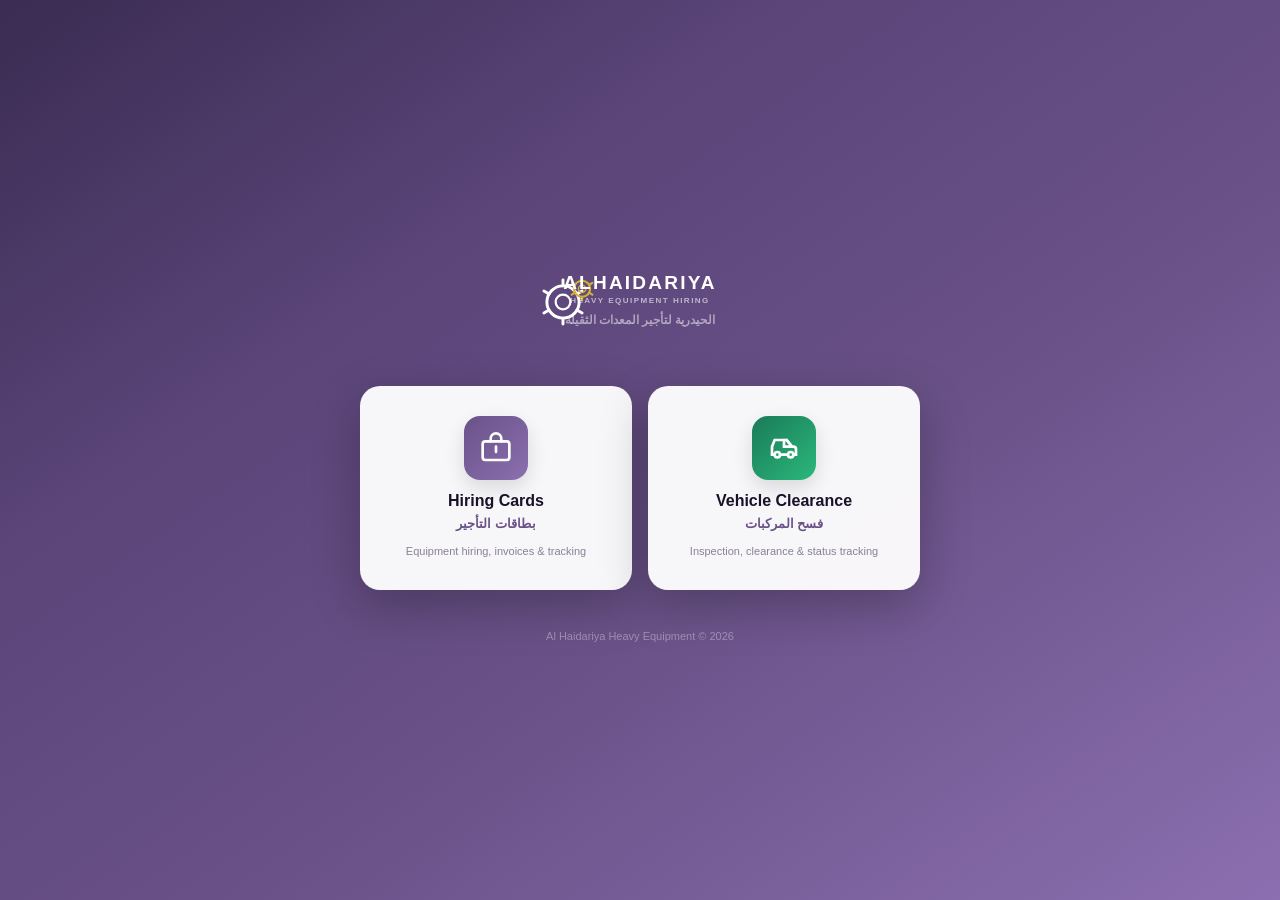
<file: index.html>
<!DOCTYPE html>
<html lang="en">
<head>
<meta charset="UTF-8">
<meta name="viewport" content="width=device-width, initial-scale=1.0">
<title>Al Haidariya — الحيدرية</title>
<style>
*{box-sizing:border-box;margin:0;padding:0}
body{font-family:Tahoma,Arial,sans-serif;background:linear-gradient(145deg,#3a2c52 0%,#5a4478 30%,#6A5288 60%,#8b6fb0 100%);min-height:100vh;display:flex;align-items:center;justify-content:center;padding:24px}
.portal{width:100%;max-width:560px;text-align:center}
.logo-wrap{margin-bottom:32px}
.logo-img{width:220px;max-width:80%;margin:0 auto}
.apps{display:grid;grid-template-columns:1fr 1fr;gap:16px;margin-top:36px}
@media(max-width:480px){.apps{grid-template-columns:1fr;gap:12px}}
.app-card{background:rgba(255,255,255,.95);border-radius:20px;padding:30px 20px;text-decoration:none;color:#2c2040;box-shadow:0 16px 48px rgba(0,0,0,.25);transition:all .25s;display:flex;flex-direction:column;align-items:center;gap:12px}
.app-card:hover{transform:translateY(-4px);box-shadow:0 24px 60px rgba(0,0,0,.35);background:#fff}
.app-card:active{transform:translateY(-1px)}
.app-icon{width:64px;height:64px;border-radius:16px;display:flex;align-items:center;justify-content:center;font-size:28px;box-shadow:0 8px 20px rgba(0,0,0,.12)}
.icon-hiring{background:linear-gradient(135deg,#6A5288,#8b6fb0);color:#fff}
.icon-clearance{background:linear-gradient(135deg,#1a7a5a,#2bb87a);color:#fff}
.app-name{font-size:16px;font-weight:800;color:#1a1229}
.app-name-ar{font-size:13px;font-weight:700;color:#6A5288;margin-top:-6px}
.app-desc{font-size:11px;color:#8a8098;line-height:1.5}
.footer{margin-top:40px;color:rgba(255,255,255,.35);font-size:11px}
</style>
</head>
<body>
<div class="portal">
  <div class="logo-wrap">
    <svg class="logo-img" viewBox="0 0 300 120" xmlns="http://www.w3.org/2000/svg">
      <g transform="translate(45,60)">
        <circle cx="0" cy="0" r="22" fill="none" stroke="#fff" stroke-width="4"/>
        <circle cx="0" cy="0" r="10" fill="none" stroke="#fff" stroke-width="3"/>
        <g stroke="#fff" stroke-width="4" stroke-linecap="round">
          <line x1="0" y1="-22" x2="0" y2="-30"/><line x1="19" y1="-11" x2="26" y2="-15"/>
          <line x1="19" y1="11" x2="26" y2="15"/><line x1="0" y1="22" x2="0" y2="30"/>
          <line x1="-19" y1="11" x2="-26" y2="15"/><line x1="-19" y1="-11" x2="-26" y2="-15"/>
        </g>
        <g transform="translate(26,-18)">
          <circle cx="0" cy="0" r="11" fill="none" stroke="#d4af37" stroke-width="3"/>
          <circle cx="0" cy="0" r="5" fill="none" stroke="#d4af37" stroke-width="2"/>
          <g stroke="#d4af37" stroke-width="3" stroke-linecap="round">
            <line x1="0" y1="-11" x2="0" y2="-16"/><line x1="10" y1="-5.5" x2="14" y2="-8"/>
            <line x1="10" y1="5.5" x2="14" y2="8"/><line x1="0" y1="11" x2="0" y2="16"/>
            <line x1="-10" y1="5.5" x2="-14" y2="8"/><line x1="-10" y1="-5.5" x2="-14" y2="-8"/>
          </g>
        </g>
      </g>
      <text x="150" y="42" text-anchor="middle" fill="#fff" font-family="Tahoma,Arial,sans-serif" font-size="26" font-weight="900" letter-spacing="3">ALHAIDARIYA</text>
      <text x="150" y="62" text-anchor="middle" fill="rgba(255,255,255,.6)" font-family="Tahoma,Arial,sans-serif" font-size="11" font-weight="700" letter-spacing="2">HEAVY EQUIPMENT HIRING</text>
      <text x="150" y="90" text-anchor="middle" fill="rgba(255,255,255,.5)" font-family="Tahoma,Arial,sans-serif" font-size="16" font-weight="700" direction="rtl">الحيدرية لتأجير المعدات الثقيلة</text>
    </svg>
  </div>

  <div class="apps">
    <a class="app-card" href="hiring.html">
      <div class="app-icon icon-hiring">
        <svg width="32" height="32" viewBox="0 0 24 24" fill="none" stroke="currentColor" stroke-width="2" stroke-linecap="round"><rect x="2" y="7" width="20" height="14" rx="2"/><path d="M16 7V5a4 4 0 0 0-8 0v2"/><line x1="12" y1="11" x2="12" y2="15"/></svg>
      </div>
      <div class="app-name">Hiring Cards</div>
      <div class="app-name-ar">بطاقات التأجير</div>
      <div class="app-desc">Equipment hiring, invoices &amp; tracking</div>
    </a>
    <a class="app-card" href="clearance.html">
      <div class="app-icon icon-clearance">
        <svg width="32" height="32" viewBox="0 0 24 24" fill="none" stroke="currentColor" stroke-width="2" stroke-linecap="round"><circle cx="7" cy="17" r="2"/><circle cx="17" cy="17" r="2"/><path d="M5 17H3v-6l2-5h9l4 5h1a2 2 0 0 1 2 2v4h-2m-4 0H9"/><path d="M14 6l4 5h-6V6"/></svg>
      </div>
      <div class="app-name">Vehicle Clearance</div>
      <div class="app-name-ar">فسح المركبات</div>
      <div class="app-desc">Inspection, clearance &amp; status tracking</div>
    </a>
  </div>

  <div class="footer">Al Haidariya Heavy Equipment &copy; 2026</div>
</div>
</body>
</html>
</file>
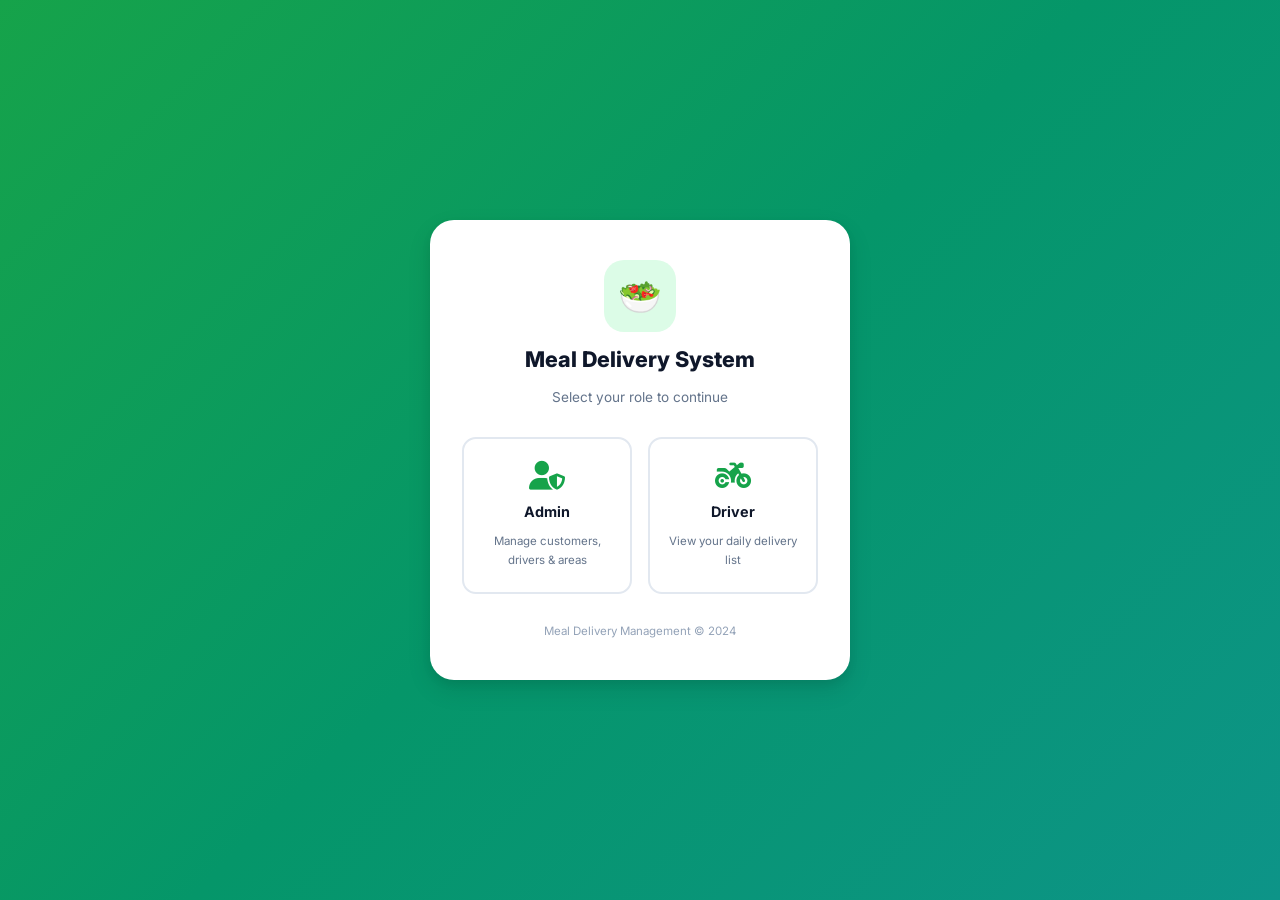
<file: delivery-app/index.html>
<!DOCTYPE html>
<html lang="en">
<head>
  <meta charset="UTF-8">
  <meta name="viewport" content="width=device-width, initial-scale=1.0">
  <title>Meal Delivery System</title>
  <link rel="stylesheet" href="style.css">
  <link rel="preconnect" href="https://fonts.googleapis.com">
  <link href="https://fonts.googleapis.com/css2?family=Inter:wght@400;500;600;700;800&display=swap" rel="stylesheet">
  <link rel="stylesheet" href="https://cdnjs.cloudflare.com/ajax/libs/font-awesome/6.5.0/css/all.min.css">
</head>
<body class="page-login">

  <div class="login-card">

    <div class="login-logo">
      <div class="login-logo-icon">🥗</div>
      <h1>Meal Delivery System</h1>
      <p>Select your role to continue</p>
    </div>

    <div class="role-cards" id="roleCards">
      <div class="role-card" id="adminCard" onclick="selectRole('admin')">
        <i class="fas fa-user-shield"></i>
        <h3>Admin</h3>
        <p>Manage customers, drivers & areas</p>
      </div>
      <div class="role-card" id="driverCard" onclick="selectRole('driver')">
        <i class="fas fa-motorcycle"></i>
        <h3>Driver</h3>
        <p>View your daily delivery list</p>
      </div>
    </div>

    <div id="adminLogin" class="login-form hidden">
      <h3><i class="fas fa-lock" style="color:var(--primary)"></i> Admin Login</h3>
      <div class="form-group">
        <label>Password</label>
        <input type="password" id="adminPassword" class="input-field" placeholder="Enter admin password"
               onkeydown="if(event.key==='Enter') loginAdmin()">
      </div>
      <button class="btn btn-primary btn-full btn-lg" onclick="loginAdmin()">
        <i class="fas fa-sign-in-alt"></i> Sign In
      </button>
      <button class="btn btn-ghost btn-full" onclick="backToRoles()">
        <i class="fas fa-arrow-left"></i> Back
      </button>
    </div>

    <div id="driverLogin" class="login-form hidden">
      <h3><i class="fas fa-user" style="color:var(--primary)"></i> Driver Login</h3>
      <div class="form-group">
        <label>Select Your Name</label>
        <select id="driverSelect" class="input-field">
          <option value="">-- Select driver --</option>
        </select>
      </div>
      <button class="btn btn-primary btn-full btn-lg" onclick="loginDriver()">
        <i class="fas fa-sign-in-alt"></i> Continue
      </button>
      <button class="btn btn-ghost btn-full" onclick="backToRoles()">
        <i class="fas fa-arrow-left"></i> Back
      </button>
    </div>

    <p id="loginError" class="error-msg hidden"></p>

    <p style="font-size:.72rem;color:var(--text-light);text-align:center">
      Meal Delivery Management &copy; 2024
    </p>
  </div>

  <div id="toast" class="toast"></div>

  <script src="app.js"></script>
  <script>
    (function() {
      const role = sessionStorage.getItem('role');
      if (role === 'admin')  location.href = 'admin.html';
      if (role === 'driver') location.href = 'driver.html';
    })();

    function selectRole(role) {
      document.getElementById('adminCard').classList.toggle('selected', role === 'admin');
      document.getElementById('driverCard').classList.toggle('selected', role === 'driver');
      document.getElementById('adminLogin').classList.toggle('hidden', role !== 'admin');
      document.getElementById('driverLogin').classList.toggle('hidden', role !== 'driver');
      document.getElementById('loginError').classList.add('hidden');
      if (role === 'driver') loadDriverOptions();
      if (role === 'admin')  setTimeout(() => document.getElementById('adminPassword').focus(), 60);
    }

    function backToRoles() {
      ['adminCard','driverCard'].forEach(id => document.getElementById(id).classList.remove('selected'));
      ['adminLogin','driverLogin','loginError'].forEach(id => document.getElementById(id).classList.add('hidden'));
    }

    function loadDriverOptions() {
      const drivers = DB.getDrivers();
      const sel = document.getElementById('driverSelect');
      sel.innerHTML = '<option value="">-- Select driver --</option>';
      if (!drivers.length) { sel.innerHTML = '<option value="">No drivers available — contact admin</option>'; return; }
      drivers.forEach(d => { sel.innerHTML += `<option value="${d.id}">${d.name}</option>`; });
    }

    function showError(msg) {
      const el = document.getElementById('loginError');
      el.textContent = msg;
      el.classList.remove('hidden');
    }

    function loginAdmin() {
      const pass = document.getElementById('adminPassword').value;
      if (!pass) { showError('Please enter the password.'); return; }
      if (pass === DB.getAdminPassword()) {
        sessionStorage.setItem('role', 'admin');
        location.href = 'admin.html';
      } else {
        showError('Incorrect password. Please try again.');
        document.getElementById('adminPassword').value = '';
        document.getElementById('adminPassword').focus();
      }
    }

    function loginDriver() {
      const id = document.getElementById('driverSelect').value;
      if (!id) { showError('Please select your name from the list.'); return; }
      sessionStorage.setItem('role', 'driver');
      sessionStorage.setItem('driverId', id);
      location.href = 'driver.html';
    }
  </script>
</body>
</html>
</file>
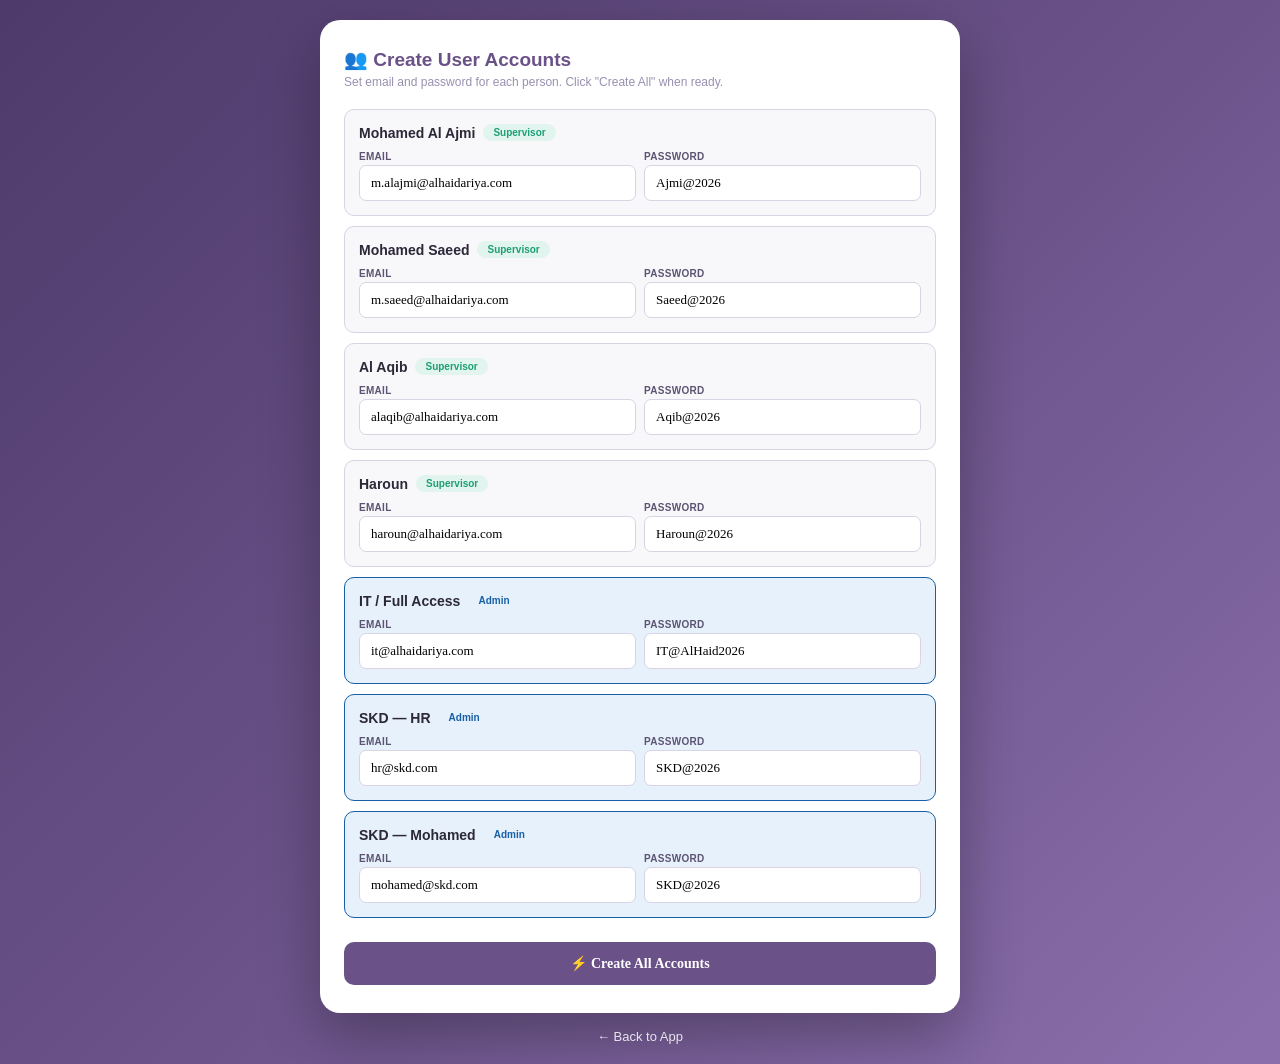
<file: create_users.html>
<!DOCTYPE html>
<html lang="en">
<head>
<meta charset="UTF-8">
<meta name="viewport" content="width=device-width, initial-scale=1.0">
<title>Al Haidariya — Create User Accounts</title>
<style>
*{box-sizing:border-box;margin:0;padding:0;}
body{font-family:Tahoma,sans-serif;background:linear-gradient(135deg,#4E3A6B,#6A5288,#8B6FAD);min-height:100vh;padding:20px;display:flex;justify-content:center;}
.wrap{width:100%;max-width:640px;}
.box{background:white;border-radius:20px;padding:28px 24px;margin-bottom:16px;box-shadow:0 24px 60px rgba(0,0,0,.3);}
h1{font-size:19px;color:#6A5288;margin-bottom:4px;}
.sub{font-size:12px;color:#9990B0;margin-bottom:20px;}
.user-row{border:1.5px solid #D8D4E4;border-radius:10px;padding:14px;margin-bottom:10px;background:#F8F7FA;}
.user-row.admin-row{border-color:#185FA5;background:#E6F1FB;}
.row-head{display:flex;align-items:center;gap:8px;margin-bottom:10px;}
.role-badge{font-size:10px;font-weight:bold;padding:3px 10px;border-radius:20px;}
.rb-sup{background:#E1F5EE;color:#1D9E75;}
.rb-admin{background:#E6F1FB;color:#185FA5;}
.fields{display:grid;grid-template-columns:1fr 1fr;gap:8px;}
@media(max-width:480px){.fields{grid-template-columns:1fr;}}
.fg{display:flex;flex-direction:column;gap:3px;}
label{font-size:10px;font-weight:bold;color:#5C5472;text-transform:uppercase;letter-spacing:.3px;}
input{padding:9px 11px;border:1.5px solid #D8D4E4;border-radius:7px;font-family:Tahoma;font-size:13px;outline:none;width:100%;}
input:focus{border-color:#6A5288;box-shadow:0 0 0 2px rgba(106,82,136,.12);}
.name-line{font-size:14px;font-weight:bold;color:#2C2838;}
.btn{padding:13px 20px;border:none;border-radius:10px;font-family:Tahoma;font-size:14px;font-weight:bold;cursor:pointer;width:100%;margin-top:4px;transition:all .2s;}
.btn-p{background:#6A5288;color:white;}
.btn-p:hover:not(:disabled){background:#4E3A6B;}
.btn-p:disabled{opacity:.5;cursor:not-allowed;}
.result-row{display:flex;justify-content:space-between;align-items:center;padding:10px 14px;border-radius:8px;margin-bottom:6px;font-size:13px;}
.r-ok{background:#E1F5EE;color:#167a5b;}
.r-err{background:#FCEBEB;color:#b03030;}
.r-wait{background:#F8F7FA;color:#9990B0;}
.creds-table{width:100%;border-collapse:collapse;font-size:12px;margin-top:12px;}
.creds-table th{background:#6A5288;color:white;padding:9px 12px;text-align:left;font-size:11px;}
.creds-table td{padding:9px 12px;border-bottom:1px solid #EEECF3;}
.creds-table tr:last-child td{border-bottom:none;}
.creds-table tr:nth-child(even) td{background:#F8F7FA;}
.print-btn{background:#EEECF3;color:#4E3A6B;border:none;border-radius:8px;padding:9px 16px;font-family:Tahoma;font-size:12px;font-weight:bold;cursor:pointer;margin-top:10px;}
.print-btn:hover{background:#D8D4E4;}
.back-link{display:block;text-align:center;color:white;font-size:13px;margin-top:10px;text-decoration:none;opacity:.85;}
.back-link:hover{opacity:1;}
</style>
</head>
<body>
<div class="wrap">
  <div class="box">
    <h1>👥 Create User Accounts</h1>
    <p class="sub">Set email and password for each person. Click "Create All" when ready.</p>

    <!-- Supervisors + IT rows -->
    <div id="usersForm">

      <div class="user-row">
        <div class="row-head">
          <span class="name-line">Mohamed Al Ajmi</span>
          <span class="role-badge rb-sup">Supervisor</span>
        </div>
        <div class="fields">
          <div class="fg"><label>Email</label><input type="email" id="e0" value="m.alajmi@alhaidariya.com"></div>
          <div class="fg"><label>Password</label><input type="text" id="p0" value="Ajmi@2026"></div>
        </div>
      </div>

      <div class="user-row">
        <div class="row-head">
          <span class="name-line">Mohamed Saeed</span>
          <span class="role-badge rb-sup">Supervisor</span>
        </div>
        <div class="fields">
          <div class="fg"><label>Email</label><input type="email" id="e1" value="m.saeed@alhaidariya.com"></div>
          <div class="fg"><label>Password</label><input type="text" id="p1" value="Saeed@2026"></div>
        </div>
      </div>

      <div class="user-row">
        <div class="row-head">
          <span class="name-line">Al Aqib</span>
          <span class="role-badge rb-sup">Supervisor</span>
        </div>
        <div class="fields">
          <div class="fg"><label>Email</label><input type="email" id="e2" value="alaqib@alhaidariya.com"></div>
          <div class="fg"><label>Password</label><input type="text" id="p2" value="Aqib@2026"></div>
        </div>
      </div>

      <div class="user-row">
        <div class="row-head">
          <span class="name-line">Haroun</span>
          <span class="role-badge rb-sup">Supervisor</span>
        </div>
        <div class="fields">
          <div class="fg"><label>Email</label><input type="email" id="e3" value="haroun@alhaidariya.com"></div>
          <div class="fg"><label>Password</label><input type="text" id="p3" value="Haroun@2026"></div>
        </div>
      </div>

      <div class="user-row admin-row">
        <div class="row-head">
          <span class="name-line">IT / Full Access</span>
          <span class="role-badge rb-admin">Admin</span>
        </div>
        <div class="fields">
          <div class="fg"><label>Email</label><input type="email" id="e4" value="it@alhaidariya.com"></div>
          <div class="fg"><label>Password</label><input type="text" id="p4" value="IT@AlHaid2026"></div>
        </div>
      </div>

      <div class="user-row admin-row">
        <div class="row-head">
          <span class="name-line">SKD — HR</span>
          <span class="role-badge rb-admin">Admin</span>
        </div>
        <div class="fields">
          <div class="fg"><label>Email</label><input type="email" id="e5" value="hr@skd.com"></div>
          <div class="fg"><label>Password</label><input type="text" id="p5" value="SKD@2026"></div>
        </div>
      </div>

      <div class="user-row admin-row">
        <div class="row-head">
          <span class="name-line">SKD — Mohamed</span>
          <span class="role-badge rb-admin">Admin</span>
        </div>
        <div class="fields">
          <div class="fg"><label>Email</label><input type="email" id="e6" value="mohamed@skd.com"></div>
          <div class="fg"><label>Password</label><input type="text" id="p6" value="SKD@2026"></div>
        </div>
      </div>

    </div>

    <button class="btn btn-p" id="createBtn" onclick="createAll()" style="margin-top:14px">
      ⚡ Create All Accounts
    </button>
  </div>

  <!-- Progress + results -->
  <div class="box" id="resultsBox" style="display:none">
    <h2 style="font-size:16px;color:#6A5288;margin-bottom:14px">📊 Results</h2>
    <div id="resultsList"></div>
  </div>

  <!-- Credentials table -->
  <div class="box" id="credsBox" style="display:none">
    <h2 style="font-size:16px;color:#6A5288;margin-bottom:4px">🔑 Login Credentials</h2>
    <p style="font-size:12px;color:#9990B0;margin-bottom:12px">Screenshot this and share with each person.</p>
    <table class="creds-table" id="credsTable">
      <thead><tr><th>Name</th><th>Role</th><th>Email</th><th>Password</th></tr></thead>
      <tbody id="credsTbody"></tbody>
    </table>
    <button class="print-btn" onclick="window.print()">🖨️ Print / Screenshot</button>
    <br><br>
    <a href="index.html" style="display:block;background:#6A5288;color:white;border-radius:10px;padding:13px;text-align:center;font-size:14px;font-weight:bold;text-decoration:none;">
      ✅ Done — Open the App
    </a>
  </div>

  <a class="back-link" href="index.html">← Back to App</a>
</div>

<script>
var SUPA_URL  = 'https://phyvnqcmasqzpnxabcwr.supabase.co';
var SUPA_ANON = 'sb_publishable_VIKiuYavPl_81tzk2xveOQ_9gK_kWMU';
var SUPA_SVC  = localStorage.getItem('clr_svc_key') || '';

var USERS = [
  {name:'Mohamed Al Ajmi', role:'supervisor', supName:'Mohamed Al Ajmi', ei:0},
  {name:'Mohamed Saeed',   role:'supervisor', supName:'Mohamed Saeed',   ei:1},
  {name:'Al Aqib',         role:'supervisor', supName:'Al Aqib',         ei:2},
  {name:'Haroun',          role:'supervisor', supName:'Haroun',          ei:3},
  {name:'IT / Full Access',role:'admin',      supName:null,              ei:4},
  {name:'SKD — HR',        role:'admin',      supName:null,              ei:5},
  {name:'SKD — Mohamed',   role:'admin',      supName:null,              ei:6}
];

function setResult(idx, state, msg){
  var el = document.getElementById('res'+idx);
  if(!el) return;
  el.className = 'result-row ' + (state==='ok'?'r-ok':state==='err'?'r-err':'r-wait');
  el.textContent = USERS[idx].name + ': ' + msg;
}

async function createAll(){
  var btn = document.getElementById('createBtn');
  btn.disabled = true;
  btn.textContent = 'Creating…';

  // Show results box
  var resList = document.getElementById('resultsList');
  resList.innerHTML = '';
  USERS.forEach(function(u,i){
    var div = document.createElement('div');
    div.className = 'result-row r-wait';
    div.id = 'res'+i;
    div.textContent = u.name + ': Waiting…';
    resList.appendChild(div);
  });
  document.getElementById('resultsBox').style.display = 'block';

  var credsRows = '';
  var allOk = true;

  for(var i=0;i<USERS.length;i++){
    var u = USERS[i];
    var email = document.getElementById('e'+u.ei).value.trim();
    var pass  = document.getElementById('p'+u.ei).value.trim();

    setResult(i, 'wait', 'Creating…');

    try {
      // Create auth user
      var authR = await fetch(SUPA_URL+'/auth/v1/admin/users',{
        method:'POST',
        headers:{
          'Authorization':'Bearer '+SUPA_SVC,
          'apikey':SUPA_SVC,
          'Content-Type':'application/json'
        },
        body:JSON.stringify({email:email,password:pass,email_confirm:true})
      });
      var authD = await authR.json();
      var userId = authD.id || (authD.user && authD.user.id);

      if(!userId){
        throw new Error(authD.msg || authD.error_description || JSON.stringify(authD));
      }

      // Create profile
      await fetch(SUPA_URL+'/rest/v1/user_profiles',{
        method:'POST',
        headers:{
          'Authorization':'Bearer '+SUPA_SVC,
          'apikey':SUPA_SVC,
          'Content-Type':'application/json',
          'Prefer':'resolution=merge-duplicates'
        },
        body:JSON.stringify({
          id:userId,
          full_name:u.name,
          role:u.role,
          supervisor_name:u.supName
        })
      });

      setResult(i, 'ok', '✓ Created');
      credsRows += '<tr><td><b>'+u.name+'</b></td><td>'+u.role+'</td><td>'+email+'</td><td><b>'+pass+'</b></td></tr>';

    } catch(e){
      setResult(i, 'err', '✗ ' + e.message);
      allOk = false;
      credsRows += '<tr><td><b>'+u.name+'</b></td><td>'+u.role+'</td><td>'+email+'</td><td style="color:#E24B4A">Error</td></tr>';
    }
  }

  // Show credentials table
  document.getElementById('credsTbody').innerHTML = credsRows;
  document.getElementById('credsBox').style.display = 'block';

  btn.textContent = allOk ? '✅ All Done!' : '⚠️ Some errors — scroll up';
  btn.disabled = false;

  // Scroll to creds
  document.getElementById('credsBox').scrollIntoView({behavior:'smooth'});
}
</script>

<style>
@media print {
  body{background:white !important;}
  .box{box-shadow:none !important;}
  #usersForm, #createBtn, .print-btn, .back-link, #resultsBox{display:none !important;}
}
</style>
</body>
</html>
</file>
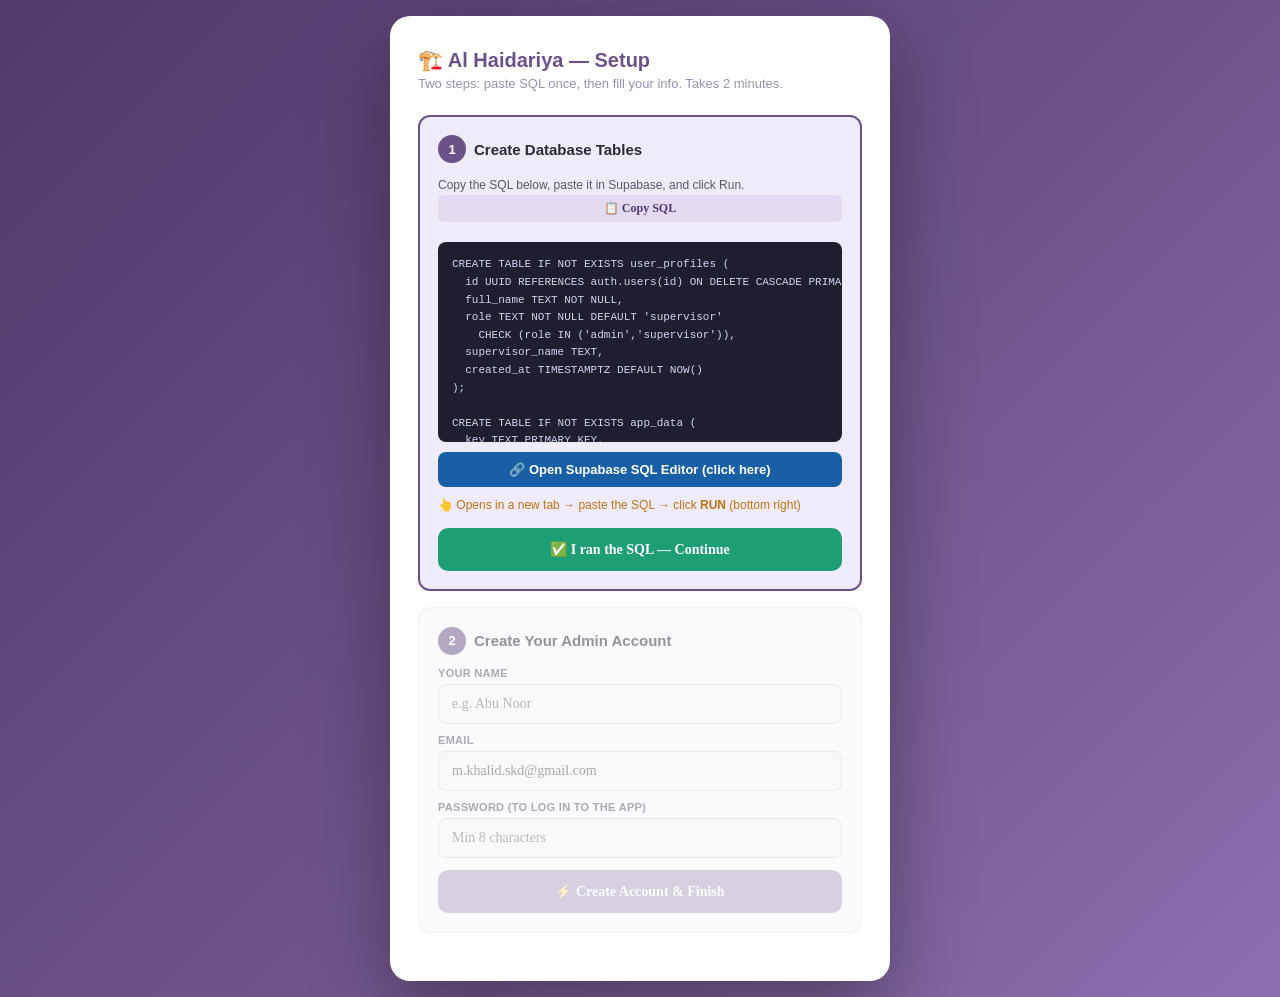
<file: setup.html>
<!DOCTYPE html>
<html lang="en">
<head>
<meta charset="UTF-8">
<meta name="viewport" content="width=device-width, initial-scale=1.0">
<title>Al Haidariya — First-Time Setup</title>
<style>
*{box-sizing:border-box;margin:0;padding:0;}
body{font-family:Tahoma,sans-serif;background:linear-gradient(135deg,#4E3A6B,#6A5288,#8B6FAD);min-height:100vh;display:flex;align-items:center;justify-content:center;padding:16px;}
.box{background:white;border-radius:20px;padding:32px 28px;max-width:500px;width:100%;box-shadow:0 32px 80px rgba(0,0,0,.35);}
h1{font-size:20px;color:#6A5288;margin-bottom:4px;}
.sub{font-size:13px;color:#9990B0;margin-bottom:24px;}
.section{background:#F8F7FA;border-radius:12px;padding:18px;margin-bottom:16px;border:2px solid #EEECF3;}
.section.active{border-color:#6A5288;background:#F0EBF8;}
.section.done{border-color:#1D9E75;background:#E1F5EE;}
.section-num{display:inline-flex;align-items:center;justify-content:center;width:28px;height:28px;background:#6A5288;color:white;border-radius:50%;font-size:13px;font-weight:bold;margin-right:8px;flex-shrink:0;}
.section.done .section-num{background:#1D9E75;}
.section-title{display:flex;align-items:center;font-size:15px;font-weight:bold;color:#2C2838;margin-bottom:12px;}
label{display:block;font-size:11px;font-weight:bold;color:#5C5472;text-transform:uppercase;letter-spacing:.3px;margin-bottom:5px;margin-top:10px;}
input{width:100%;padding:11px 13px;border:1.5px solid #D8D4E4;border-radius:8px;font-family:Tahoma;font-size:14px;outline:none;}
input:focus{border-color:#6A5288;box-shadow:0 0 0 3px rgba(106,82,136,.12);}
.btn{display:block;width:100%;padding:13px;border:none;border-radius:10px;font-family:Tahoma;font-size:14px;font-weight:bold;cursor:pointer;margin-top:12px;transition:all .2s;}
.btn-p{background:#6A5288;color:white;}
.btn-p:hover:not(:disabled){background:#4E3A6B;}
.btn-p:disabled{opacity:.5;cursor:not-allowed;}
.btn-g{background:#1D9E75;color:white;}
.btn-g:hover{background:#167a5b;}
.sql-block{background:#1e1e2e;border-radius:8px;padding:14px;font-family:monospace;font-size:11px;color:#cdd6f4;margin:10px 0;overflow-x:auto;white-space:pre;line-height:1.6;max-height:200px;overflow-y:auto;}
.copy-btn{background:#E4DAF2;color:#4E3A6B;border:none;border-radius:6px;padding:6px 14px;font-family:Tahoma;font-size:12px;font-weight:bold;cursor:pointer;margin-bottom:10px;width:100%;}
.copy-btn:hover{background:#D8D4E4;}
.link-btn{display:block;background:#185FA5;color:white;border-radius:8px;padding:10px;text-align:center;text-decoration:none;font-size:13px;font-weight:bold;margin:8px 0;}
.done-badge{display:none;background:#1D9E75;color:white;border-radius:6px;padding:4px 10px;font-size:12px;font-weight:bold;margin-left:auto;}
.section.done .done-badge{display:inline-block;}
.note{font-size:12px;color:#5C5472;line-height:1.7;margin-top:6px;}
.err{background:#FCEBEB;border-radius:8px;padding:10px 12px;font-size:12px;color:#E24B4A;margin-top:10px;display:none;}
.final{display:none;background:#E1F5EE;border-radius:12px;padding:24px;text-align:center;margin-top:4px;}
.final h2{color:#1D9E75;font-size:20px;margin-bottom:12px;}
.final p{font-size:13px;color:#5C5472;margin-bottom:8px;line-height:1.8;}
.final a{display:block;background:#6A5288;color:white;border-radius:10px;padding:14px;font-size:15px;font-weight:bold;text-decoration:none;margin-top:16px;}
</style>
</head>
<body>
<div class="box">
  <h1>🏗️ Al Haidariya — Setup</h1>
  <p class="sub">Two steps: paste SQL once, then fill your info. Takes 2 minutes.</p>

  <!-- STEP 1: SQL -->
  <div class="section active" id="sec1">
    <div class="section-title">
      <span class="section-num">1</span> Create Database Tables
      <span class="done-badge" id="s1badge">✓ Done</span>
    </div>
    <p class="note">Copy the SQL below, paste it in Supabase, and click Run.</p>

    <button class="copy-btn" onclick="copySql()">📋 Copy SQL</button>
    <div class="sql-block" id="sqlblock">CREATE TABLE IF NOT EXISTS user_profiles (
  id UUID REFERENCES auth.users(id) ON DELETE CASCADE PRIMARY KEY,
  full_name TEXT NOT NULL,
  role TEXT NOT NULL DEFAULT 'supervisor'
    CHECK (role IN ('admin','supervisor')),
  supervisor_name TEXT,
  created_at TIMESTAMPTZ DEFAULT NOW()
);

CREATE TABLE IF NOT EXISTS app_data (
  key TEXT PRIMARY KEY,
  value JSONB,
  updated_at TIMESTAMPTZ DEFAULT NOW()
);

ALTER TABLE user_profiles ENABLE ROW LEVEL SECURITY;
ALTER TABLE app_data ENABLE ROW LEVEL SECURITY;

DROP POLICY IF EXISTS "auth_all_profiles" ON user_profiles;
DROP POLICY IF EXISTS "auth_all_data" ON app_data;

CREATE POLICY "auth_all_profiles" ON user_profiles
  FOR ALL TO authenticated USING (true) WITH CHECK (true);

CREATE POLICY "auth_all_data" ON app_data
  FOR ALL TO authenticated USING (true) WITH CHECK (true);

INSERT INTO app_data (key, value) VALUES
  ('cards','[]'::jsonb),
  ('saved_recs','[]'::jsonb),
  ('machine_sup','{}'::jsonb)
ON CONFLICT (key) DO NOTHING;</div>

    <a class="link-btn" href="https://supabase.com/dashboard/project/utjraxkqkrelgrqgllpj/sql/new" target="_blank">
      🔗 Open Supabase SQL Editor (click here)
    </a>
    <p class="note" style="color:#BA7517">👆 Opens in a new tab → paste the SQL → click <b>RUN</b> (bottom right)</p>

    <button class="btn btn-g" onclick="markSqlDone()">✅ I ran the SQL — Continue</button>
  </div>

  <!-- STEP 2: Account -->
  <div class="section" id="sec2" style="opacity:.5">
    <div class="section-title">
      <span class="section-num">2</span> Create Your Admin Account
      <span class="done-badge" id="s2badge">✓ Done</span>
    </div>

    <label>Your Name</label>
    <input type="text" id="adminName" placeholder="e.g. Abu Noor" disabled>

    <label>Email</label>
    <input type="email" id="adminEmail" placeholder="your@email.com" value="m.khalid.skd@gmail.com" disabled>

    <label>Password (to log in to the app)</label>
    <input type="password" id="adminPass" placeholder="Min 8 characters" disabled>

    <div class="err" id="accErr"></div>
    <button class="btn btn-p" id="accBtn" onclick="createAccount()" disabled>⚡ Create Account & Finish</button>
  </div>

  <!-- DONE -->
  <div class="final" id="finalBox">
    <h2>✅ Setup Complete!</h2>
    <p>Your admin account is ready.</p>
    <p id="finalCreds" style="background:#F0EBF8;border-radius:8px;padding:12px;font-size:13px;text-align:left;line-height:2"></p>
    <a href="index.html">👉 Open the App →</a>
    <p style="margin-top:14px;font-size:11px;color:#9990B0">⚠️ Delete this setup.html file from GitHub after use.</p>
  </div>
</div>

<script>
var SUPA_URL  = 'https://utjraxkqkrelgrqgllpj.supabase.co';
var SUPA_ANON = 'eyJhbGciOiJIUzI1NiIsInR5cCI6IkpXVCJ9.eyJpc3MiOiJzdXBhYmFzZSIsInJlZiI6InV0anJheGtxa3JlbGdycWdsbHBqIiwicm9sZSI6ImFub24iLCJpYXQiOjE3NzUyOTQ4MDAsImV4cCI6MjA5MDg3MDgwMH0.-tSVJ-19Y_c4LR0e9e-T4tQop_E6K5wsfHhR9Tyruu8';
var SUPA_SVC  = 'eyJhbGciOiJIUzI1NiIsInR5cCI6IkpXVCJ9.eyJpc3MiOiJzdXBhYmFzZSIsInJlZiI6InV0anJheGtxa3JlbGdycWdsbHBqIiwicm9sZSI6InNlcnZpY2Vfcm9sZSIsImlhdCI6MTc3NTI5NDgwMCwiZXhwIjoyMDkwODcwODAwfQ.1YwmpFwPWmyegPMWEq4dz38cp5ViGpAHQR-5_XzyujA';

function copySql(){
  var text = document.getElementById('sqlblock').textContent;
  navigator.clipboard.writeText(text).then(function(){
    document.querySelector('.copy-btn').textContent = '✅ Copied!';
    setTimeout(function(){document.querySelector('.copy-btn').textContent='📋 Copy SQL';},2000);
  }).catch(function(){
    // Fallback
    var ta = document.createElement('textarea');
    ta.value = text; ta.style.position='fixed'; ta.style.opacity='0';
    document.body.appendChild(ta); ta.select();
    document.execCommand('copy');
    document.body.removeChild(ta);
    document.querySelector('.copy-btn').textContent = '✅ Copied!';
    setTimeout(function(){document.querySelector('.copy-btn').textContent='📋 Copy SQL';},2000);
  });
}

function markSqlDone(){
  // Verify tables exist by trying to SELECT from them
  fetch(SUPA_URL+'/rest/v1/app_data?limit=1', {
    headers:{'apikey':SUPA_ANON,'Authorization':'Bearer '+SUPA_ANON}
  }).then(function(r){
    if(r.ok){
      document.getElementById('sec1').classList.add('done');
      document.getElementById('s1badge').style.display='inline-block';
      // Unlock step 2
      document.getElementById('sec2').style.opacity='1';
      document.getElementById('adminName').disabled=false;
      document.getElementById('adminEmail').disabled=false;
      document.getElementById('adminPass').disabled=false;
      document.getElementById('accBtn').disabled=false;
      document.getElementById('sec2').classList.add('active');
      document.getElementById('adminName').focus();
    } else {
      alert('Tables not found yet. Please run the SQL in Supabase first, then try again.');
    }
  }).catch(function(){
    alert('Could not verify. Please check your internet connection and try again.');
  });
}

async function createAccount(){
  var name  = document.getElementById('adminName').value.trim();
  var email = document.getElementById('adminEmail').value.trim();
  var pass  = document.getElementById('adminPass').value;
  var errEl = document.getElementById('accErr');
  errEl.style.display='none';

  if(!name){errEl.textContent='Please enter your name.';errEl.style.display='block';return;}
  if(!email){errEl.textContent='Please enter your email.';errEl.style.display='block';return;}
  if(pass.length<8){errEl.textContent='Password must be at least 8 characters.';errEl.style.display='block';return;}

  var btn=document.getElementById('accBtn');
  btn.disabled=true; btn.textContent='Creating…';

  try {
    // Create auth user
    var authR = await fetch(SUPA_URL+'/auth/v1/admin/users',{
      method:'POST',
      headers:{'Authorization':'Bearer '+SUPA_SVC,'apikey':SUPA_SVC,'Content-Type':'application/json'},
      body:JSON.stringify({email:email,password:pass,email_confirm:true})
    });
    var authD = await authR.json();
    var userId = authD.id || (authD.user&&authD.user.id);

    // If user already exists, sign in to get ID
    if(!userId){
      var sigR = await fetch(SUPA_URL+'/auth/v1/token?grant_type=password',{
        method:'POST',
        headers:{'apikey':SUPA_ANON,'Content-Type':'application/json'},
        body:JSON.stringify({email:email,password:pass})
      });
      var sigD = await sigR.json();
      userId = sigD.user&&sigD.user.id;
      if(!userId) throw new Error('Could not create or sign in account. ' + JSON.stringify(authD));
    }

    // Save profile
    var profR = await fetch(SUPA_URL+'/rest/v1/user_profiles',{
      method:'POST',
      headers:{
        'Authorization':'Bearer '+SUPA_SVC,
        'apikey':SUPA_SVC,
        'Content-Type':'application/json',
        'Prefer':'resolution=merge-duplicates'
      },
      body:JSON.stringify({id:userId,full_name:name,role:'admin',supervisor_name:null})
    });
    if(!profR.ok){
      var pe=await profR.text();
      throw new Error('Profile error: '+pe);
    }

    // Done
    document.getElementById('sec2').classList.add('done');
    document.getElementById('s2badge').style.display='inline-block';
    document.getElementById('finalBox').style.display='block';
    document.getElementById('finalCreds').innerHTML =
      '📧 <b>Email:</b> '+email+'<br>🔑 <b>Password:</b> the one you just entered';

  } catch(e){
    errEl.textContent = 'Error: '+e.message;
    errEl.style.display='block';
    btn.disabled=false;
    btn.textContent='⚡ Create Account & Finish';
  }
}
</script>
</body>
</html>
</file>
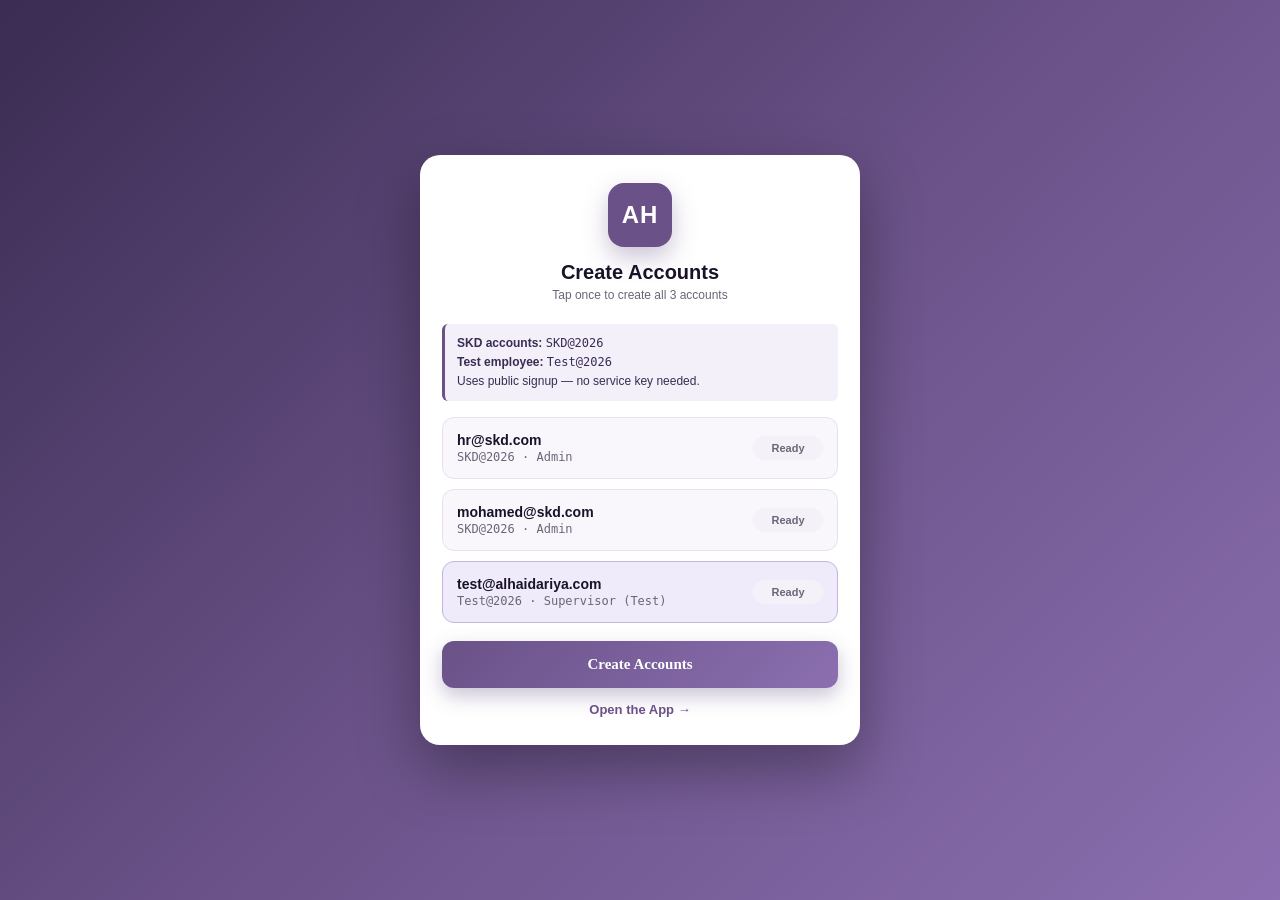
<file: skd_accounts.html>
<!DOCTYPE html>
<html lang="en">
<head>
<meta charset="UTF-8">
<meta name="viewport" content="width=device-width, initial-scale=1.0">
<title>SKD Accounts · Al Haidariya</title>
<style>
*{box-sizing:border-box;margin:0;padding:0}
body{font-family:Tahoma,Arial,sans-serif;background:linear-gradient(135deg,#3a2c52,#6A5288,#8b6fb0);min-height:100vh;padding:20px;display:flex;align-items:center;justify-content:center}
.box{width:100%;max-width:440px;background:#fff;border-radius:20px;padding:28px 22px;box-shadow:0 24px 60px rgba(0,0,0,.35)}
.logo{width:64px;height:64px;margin:0 auto 14px;display:block;background:#6A5288;border-radius:16px;display:flex;align-items:center;justify-content:center;color:#fff;font-weight:900;font-size:24px;letter-spacing:1px;box-shadow:0 10px 24px rgba(106,82,136,.35)}
h1{font-size:20px;color:#1a1229;text-align:center;margin-bottom:4px}
.sub{font-size:12px;color:#6b6578;text-align:center;margin-bottom:22px}
.acc{background:#faf7fc;border:1.5px solid #e7dff3;border-radius:12px;padding:14px;margin-bottom:10px;display:flex;justify-content:space-between;align-items:center;gap:10px}
.acc .info{flex:1;min-width:0}
.acc .email{font-weight:800;color:#1a1229;font-size:14px;word-break:break-all}
.acc .pass{font-size:12px;color:#6b6578;margin-top:2px;font-family:monospace}
.status{min-width:70px;text-align:center;padding:6px 10px;border-radius:20px;font-size:11px;font-weight:800}
.s-wait{background:#f4f1f8;color:#6b6578}
.s-ok{background:#d1fae5;color:#065f46}
.s-err{background:#fee2e2;color:#991b1b}
.s-warn{background:#fef3c7;color:#92400e}
.btn{width:100%;padding:15px;border:none;border-radius:12px;background:linear-gradient(135deg,#6A5288,#8b6fb0);color:#fff;font-size:15px;font-weight:800;cursor:pointer;margin-top:8px;box-shadow:0 8px 20px rgba(106,82,136,.35);transition:transform .15s,box-shadow .15s;font-family:Tahoma}
.btn:hover{transform:translateY(-1px);box-shadow:0 12px 26px rgba(106,82,136,.45)}
.btn:disabled{opacity:.6;cursor:not-allowed;transform:none}
.link{display:block;text-align:center;color:#6A5288;font-size:13px;margin-top:14px;text-decoration:none;font-weight:700}
.link:hover{text-decoration:underline}
.note{background:#f3f0fa;border-left:3px solid #6A5288;padding:10px 12px;border-radius:6px;font-size:12px;color:#3a2c52;margin-bottom:16px;line-height:1.6}
.log{margin-top:14px;background:#faf7fc;border:1px solid #e7dff3;border-radius:8px;padding:10px;font-size:11px;color:#6b6578;max-height:150px;overflow-y:auto;font-family:monospace;display:none;white-space:pre-wrap}
</style>
</head>
<body>
<div class="box">
  <div class="logo">AH</div>
  <h1>Create Accounts</h1>
  <p class="sub">Tap once to create all 3 accounts</p>

  <div class="note">
    <b>SKD accounts:</b> <span style="font-family:monospace">SKD@2026</span><br>
    <b>Test employee:</b> <span style="font-family:monospace">Test@2026</span><br>
    Uses public signup — no service key needed.
  </div>

  <div class="acc">
    <div class="info">
      <div class="email">hr@skd.com</div>
      <div class="pass">SKD@2026 · Admin</div>
    </div>
    <div class="status s-wait" id="st0">Ready</div>
  </div>

  <div class="acc">
    <div class="info">
      <div class="email">mohamed@skd.com</div>
      <div class="pass">SKD@2026 · Admin</div>
    </div>
    <div class="status s-wait" id="st1">Ready</div>
  </div>

  <div class="acc" style="border-color:#c4b5e0;background:#f0ebfa">
    <div class="info">
      <div class="email">test@alhaidariya.com</div>
      <div class="pass">Test@2026 · Supervisor (Test)</div>
    </div>
    <div class="status s-wait" id="st2">Ready</div>
  </div>

  <button class="btn" id="go" onclick="run()">Create Accounts</button>
  <a class="link" href="clearance.html">Open the App &rarr;</a>
  <div class="log" id="log"></div>
</div>

<script>
var SUPA_URL  = 'https://phyvnqcmasqzpnxabcwr.supabase.co';
var SUPA_ANON = 'sb_publishable_VIKiuYavPl_81tzk2xveOQ_9gK_kWMU';

var ACCOUNTS = [
  {email:'hr@skd.com',           password:'SKD@2026',  full_name:'SKD — HR',      role:'admin'},
  {email:'mohamed@skd.com',      password:'SKD@2026',  full_name:'SKD — Mohamed', role:'admin'},
  {email:'test@alhaidariya.com', password:'Test@2026', full_name:'Test Employee', role:'supervisor', supervisor_name:'Test Employee'}
];

function setStatus(i, cls, text){
  var el = document.getElementById('st'+i);
  el.className = 'status ' + cls;
  el.textContent = text;
}

function log(msg){
  var el=document.getElementById('log');
  el.style.display='block';
  el.textContent += msg + '\n';
  el.scrollTop=el.scrollHeight;
}

async function createOne(i, acc){
  setStatus(i, 's-wait', 'Working…');
  try{
    // Step 1: Try signUp (public endpoint, no service key needed)
    log('['+acc.email+'] Signing up...');
    var r = await fetch(SUPA_URL+'/auth/v1/signup', {
      method:'POST',
      headers:{
        'apikey': SUPA_ANON,
        'Content-Type':'application/json'
      },
      body:JSON.stringify({
        email: acc.email,
        password: acc.password,
        data: { full_name: acc.full_name, role: acc.role }
      })
    });
    var data = await r.json();
    log('['+acc.email+'] signup response: ' + r.status);

    var userId = null;
    var token = null;
    var already = false;

    // Check if signup succeeded
    if(r.ok && data.user && data.user.id){
      userId = data.user.id;
      token = data.access_token || (data.session && data.session.access_token);
      log('['+acc.email+'] Created, id=' + userId.slice(0,8));
    }

    // If user already exists, try signing in
    if(!userId){
      var errMsg = (data.msg||data.error_description||data.message||JSON.stringify(data)).toLowerCase();
      log('['+acc.email+'] signup failed: ' + errMsg);

      if(errMsg.indexOf('already')!==-1 || errMsg.indexOf('exist')!==-1 || errMsg.indexOf('registered')!==-1){
        log('['+acc.email+'] Already exists, signing in...');
        var lr = await fetch(SUPA_URL+'/auth/v1/token?grant_type=password', {
          method:'POST',
          headers:{
            'apikey': SUPA_ANON,
            'Content-Type':'application/json'
          },
          body:JSON.stringify({ email:acc.email, password:acc.password })
        });
        var ld = await lr.json();
        if(lr.ok && ld.user && ld.user.id){
          userId = ld.user.id;
          token = ld.access_token;
          already = true;
          log('['+acc.email+'] Signed in, id=' + userId.slice(0,8));
        } else {
          log('['+acc.email+'] Sign-in failed: ' + (ld.error_description||ld.msg||JSON.stringify(ld)));
        }
      }
    }

    if(!userId){
      throw new Error(data.msg || data.error_description || 'Unknown error');
    }

    // Step 2: Upsert profile using the user's own token
    if(token){
      log('['+acc.email+'] Creating profile...');
      var pr = await fetch(SUPA_URL+'/rest/v1/user_profiles', {
        method:'POST',
        headers:{
          'Authorization':'Bearer '+token,
          'apikey': SUPA_ANON,
          'Content-Type':'application/json',
          'Prefer':'resolution=merge-duplicates'
        },
        body:JSON.stringify({
          id: userId,
          full_name: acc.full_name,
          role: acc.role,
          supervisor_name: acc.supervisor_name || null
        })
      });
      if(pr.ok || pr.status===201){
        log('['+acc.email+'] Profile saved');
      } else {
        var pe = await pr.text();
        log('['+acc.email+'] Profile warning: ' + pe);
      }
    } else {
      log('['+acc.email+'] No session token — profile skipped (email confirmation may be required)');
      setStatus(i, 's-warn', 'No confirm');
      return true;
    }

    setStatus(i, 's-ok', already ? 'Exists' : 'Created');
    return true;

  } catch(e){
    setStatus(i, 's-err', 'Failed');
    log('['+acc.email+'] ERROR: ' + e.message);
    console.error(acc.email, e);
    return false;
  }
}

async function run(){
  var btn = document.getElementById('go');
  btn.disabled = true;
  btn.textContent = 'Creating…';
  document.getElementById('log').textContent = '';

  for(var i=0;i<ACCOUNTS.length;i++){
    await createOne(i, ACCOUNTS[i]);
  }

  btn.textContent = 'Done — Open the App';
  btn.disabled = false;
  btn.onclick = function(){ window.location.href = 'clearance.html'; };
}
</script>
</body>
</html>
</file>
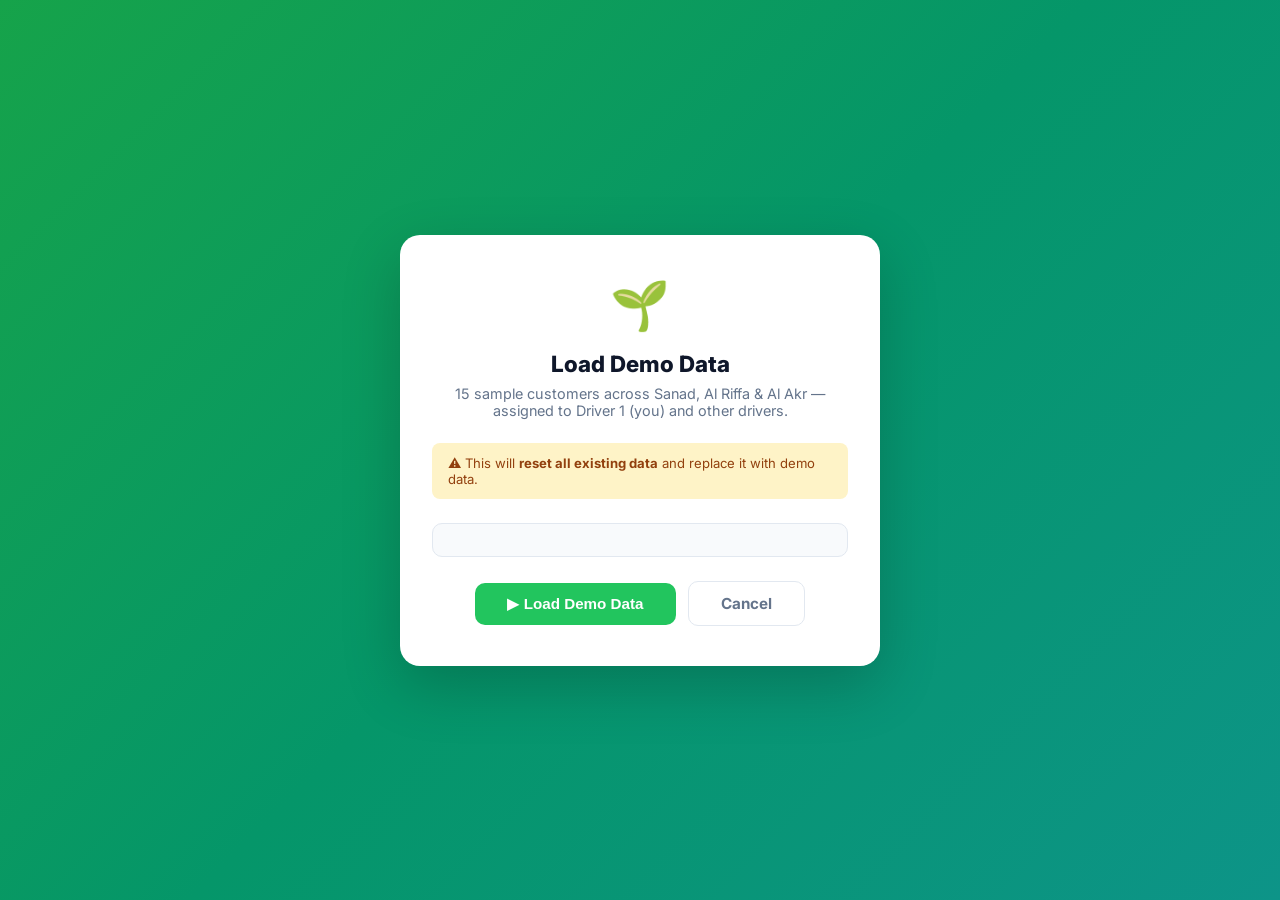
<file: delivery-app/seed-demo.html>
<!DOCTYPE html>
<html lang="en">
<head>
  <meta charset="UTF-8">
  <meta name="viewport" content="width=device-width, initial-scale=1.0">
  <title>Loading Demo Data...</title>
  <link rel="preconnect" href="https://fonts.googleapis.com">
  <link href="https://fonts.googleapis.com/css2?family=Inter:wght@400;600;700;800&display=swap" rel="stylesheet">
  <style>
    * { box-sizing: border-box; margin: 0; padding: 0; }
    body { font-family: 'Inter', sans-serif; background: linear-gradient(135deg, #16a34a, #059669, #0d9488); min-height: 100vh; display: flex; align-items: center; justify-content: center; padding: 1rem; }
    .card { background: #fff; border-radius: 20px; padding: 2.5rem 2rem; max-width: 480px; width: 100%; box-shadow: 0 20px 60px rgba(0,0,0,.2); text-align: center; }
    .icon { font-size: 3rem; margin-bottom: 1rem; }
    h1 { font-size: 1.4rem; font-weight: 800; margin-bottom: .5rem; color: #0f172a; }
    p  { color: #64748b; font-size: .9rem; margin-bottom: 1.5rem; }
    .log { background: #f8fafc; border-radius: 10px; padding: 1rem; text-align: left; font-size: .78rem; color: #475569; max-height: 220px; overflow-y: auto; border: 1px solid #e2e8f0; margin-bottom: 1.5rem; }
    .log-line { padding: .18rem 0; display: flex; gap: .5rem; }
    .log-line .dot { color: #22c55e; }
    .btn { display: inline-flex; align-items: center; gap: .5rem; padding: .75rem 2rem; border-radius: 10px; border: none; font-size: .95rem; font-weight: 700; cursor: pointer; background: #22c55e; color: #fff; transition: background .15s; text-decoration: none; }
    .btn:hover { background: #16a34a; }
    .btn-outline { background: transparent; color: #64748b; border: 1.5px solid #e2e8f0; margin-left: .5rem; }
    .btn-outline:hover { background: #f8fafc; }
    .warning { background: #fef3c7; border-radius: 8px; padding: .75rem 1rem; color: #92400e; font-size: .82rem; margin-bottom: 1.5rem; text-align: left; }
  </style>
</head>
<body>
<div class="card">
  <div class="icon">🌱</div>
  <h1>Load Demo Data</h1>
  <p>15 sample customers across Sanad, Al Riffa & Al Akr — assigned to Driver 1 (you) and other drivers.</p>
  <div class="warning">⚠️ This will <strong>reset all existing data</strong> and replace it with demo data.</div>
  <div class="log" id="log"></div>
  <div id="actions">
    <button class="btn" onclick="runSeed()">▶ Load Demo Data</button>
    <a class="btn btn-outline" href="index.html">Cancel</a>
  </div>
  <div id="done" style="display:none">
    <a class="btn" href="index.html" style="margin-left:0">✓ Go to App</a>
    <a class="btn btn-outline" href="driver.html" onclick="sessionStorage.setItem('role','driver');sessionStorage.setItem('driverId','drv001')">🚗 Open as Driver 1</a>
  </div>
</div>
<script>
const log = document.getElementById('log');
function addLog(msg) {
  const line = document.createElement('div');
  line.className = 'log-line';
  line.innerHTML = `<span class="dot">✓</span><span>${msg}</span>`;
  log.appendChild(line);
  log.scrollTop = log.scrollHeight;
}
function runSeed() {
  document.getElementById('actions').innerHTML = '<em style="color:#64748b;font-size:.85rem">Loading...</em>';
  setTimeout(() => { seedAll(); document.getElementById('actions').style.display='none'; document.getElementById('done').style.display=''; }, 100);
}
function seedAll() {
  ['areas','drivers','customers','deliveries'].forEach(k => localStorage.removeItem(k));
  localStorage.setItem('appInitialized','1');
  localStorage.setItem('adminPassword','Admin@2024');
  addLog('Cleared existing data');
  const areas = [{id:'area-sanad',name:'Sanad'},{id:'area-riffa',name:'Al Riffa'},{id:'area-akr',name:'Al Akr'}];
  localStorage.setItem('areas', JSON.stringify(areas));
  addLog('Created 3 areas: Sanad, Al Riffa, Al Akr');
  const drivers = [
    {id:'drv001',name:'Driver 1',phone:'0501000001',areaId:'area-sanad'},
    {id:'drv002',name:'Driver 2',phone:'0501000002',areaId:'area-riffa'},
    {id:'drv003',name:'Driver 3',phone:'0501000003',areaId:'area-akr'},
    {id:'drv004',name:'Driver 4',phone:'0501000004',areaId:''},
    {id:'drv005',name:'Driver 5',phone:'0501000005',areaId:''},
  ];
  localStorage.setItem('drivers', JSON.stringify(drivers));
  addLog('Created 5 drivers (Driver 1 = you, area: Sanad)');
  const customers = [
    {id:'c01',name:'Ahmed Al-Mannai',phone:'33421001',address:'Block 721, Road 1708, House 42, Sanad',areaId:'area-sanad',driverId:'drv001',location:{lat:26.2182,lng:50.5718},subscriptionDays:30,remainingDays:22,active:true,notes:'Ground floor, blue door'},
    {id:'c02',name:'Fatima Al-Dosari',phone:'33421002',address:'Block 722, Road 1205, House 7, Sanad',areaId:'area-sanad',driverId:'drv001',location:{lat:26.2208,lng:50.5742},subscriptionDays:14,remainingDays:4,active:true,notes:'Ring bell twice'},
    {id:'c03',name:'Khalid Mubarak',phone:'33421003',address:'Block 721, Road 1712, House 18, Sanad',areaId:'area-sanad',driverId:'drv001',location:{lat:26.2196,lng:50.5700},subscriptionDays:30,remainingDays:30,active:true,notes:''},
    {id:'c04',name:'Mariam Saleh',phone:'33421004',address:'Block 723, Road 1801, House 29, Sanad',areaId:'area-sanad',driverId:'drv001',location:{lat:26.2165,lng:50.5758},subscriptionDays:60,remainingDays:45,active:true,notes:'Apartment 3, second floor'},
    {id:'c05',name:'Yousif Al-Qasim',phone:'33421005',address:'Block 722, Road 1303, House 55, Sanad',areaId:'area-sanad',driverId:'drv001',location:{lat:26.2230,lng:50.5678},subscriptionDays:30,remainingDays:2,active:true,notes:'Confirm by WhatsApp before arrival'},
    {id:'c06',name:'Noor Hussain',phone:'33421006',address:'Block 905, Road 4102, House 11, Al Riffa',areaId:'area-riffa',driverId:'drv001',location:{lat:26.1318,lng:50.5568},subscriptionDays:30,remainingDays:18,active:true,notes:''},
    {id:'c07',name:'Sara Al-Muqla',phone:'33421007',address:'Block 903, Road 4215, House 6, Al Riffa',areaId:'area-riffa',driverId:'drv001',location:{lat:26.1312,lng:50.5612},subscriptionDays:14,remainingDays:0,active:false,notes:'Subscription expired'},
    {id:'c08',name:'Ali Abdulla',phone:'33421008',address:'Block 904, Road 4110, House 33, Al Riffa',areaId:'area-riffa',driverId:'drv001',location:{lat:26.1345,lng:50.5590},subscriptionDays:30,remainingDays:12,active:true,notes:'Leave at gate if no answer'},
    {id:'c09',name:'Hamad Al-Rifai',phone:'33421009',address:'Block 901, Road 4301, House 44, Al Riffa',areaId:'area-riffa',driverId:'drv002',location:{lat:26.1268,lng:50.5578},subscriptionDays:30,remainingDays:25,active:true,notes:''},
    {id:'c10',name:'Layla Al-Farouk',phone:'33421010',address:'Block 902, Road 4201, House 2, Al Riffa',areaId:'area-riffa',driverId:'drv002',location:{lat:26.1290,lng:50.5545},subscriptionDays:30,remainingDays:7,active:true,notes:'Villa with white fence'},
    {id:'c11',name:'Omar Rashid',phone:'33421011',address:'Block 906, Road 4420, House 17, Al Riffa',areaId:'area-riffa',driverId:'drv002',location:{lat:26.1280,lng:50.5530},subscriptionDays:60,remainingDays:52,active:true,notes:''},
    {id:'c12',name:'Hessa Khalid',phone:'33421012',address:'Block 904, Road 4105, House 9, Al Riffa',areaId:'area-riffa',driverId:'drv002',location:{lat:26.1335,lng:50.5558},subscriptionDays:30,remainingDays:3,active:true,notes:'Call on arrival'},
    {id:'c13',name:'Maryam Al-Zayani',phone:'33421013',address:'Block 531, Road 1205, House 21, Al Akr',areaId:'area-akr',driverId:'drv003',location:{lat:26.1850,lng:50.5430},subscriptionDays:30,remainingDays:19,active:true,notes:''},
    {id:'c14',name:'Jassim Al-Kooheji',phone:'33421014',address:'Block 532, Road 1212, House 38, Al Akr',areaId:'area-akr',driverId:'drv003',location:{lat:26.1872,lng:50.5462},subscriptionDays:14,remainingDays:6,active:true,notes:'Apartment 5, building C'},
    {id:'c15',name:'Dana Salman',phone:'33421015',address:'Block 531, Road 1208, House 14, Al Akr',areaId:'area-akr',driverId:'drv003',location:{lat:26.1835,lng:50.5408},subscriptionDays:30,remainingDays:28,active:true,notes:'Side entrance on left'},
  ];
  localStorage.setItem('customers', JSON.stringify(customers));
  addLog('Created 15 customers (8 for Driver 1, 4 for Driver 2, 3 for Driver 3)');
  const today = new Date().toISOString().split('T')[0];
  const uid = () => Date.now().toString(36) + Math.random().toString(36).slice(2,6);
  const drv1Cs = customers.filter(c => c.driverId==='drv001' && c.active!==false);
  const deliveries = drv1Cs.map(c => ({id:uid(),driverId:'drv001',customerId:c.id,date:today,status:'pending',notes:'',deliveredAt:null,daysDecremented:false}));
  localStorage.setItem('deliveries', JSON.stringify(deliveries));
  addLog(`Created ${deliveries.length} deliveries for Driver 1 today`);
  addLog('✅ Done! Click "Open as Driver 1" to test.');
}
</script>
</body>
</html>
</file>
<file: delivery-app/style.css>
/* =====================================================
   Variables & Reset
   ===================================================== */
:root {
  --primary:       #22c55e;
  --primary-dark:  #16a34a;
  --primary-light: #dcfce7;
  --primary-xlight:#f0fdf4;
  --danger:        #ef4444;
  --danger-light:  #fee2e2;
  --warning:       #f59e0b;
  --warning-light: #fef3c7;
  --info:          #3b82f6;
  --info-light:    #dbeafe;
  --bg:            #f1f5f9;
  --surface:       #ffffff;
  --border:        #e2e8f0;
  --border-dark:   #cbd5e1;
  --text:          #0f172a;
  --text-2:        #334155;
  --text-muted:    #64748b;
  --text-light:    #94a3b8;
  --shadow:        0 1px 3px rgba(0,0,0,.08), 0 1px 2px rgba(0,0,0,.06);
  --shadow-md:     0 4px 6px rgba(0,0,0,.07), 0 2px 4px rgba(0,0,0,.06);
  --shadow-lg:     0 10px 25px rgba(0,0,0,.10), 0 4px 10px rgba(0,0,0,.06);
  --radius:        14px;
  --radius-sm:     9px;
  --radius-xs:     6px;
  --transition:    .18s ease;
  --sidebar-w:     240px;
}

*, *::before, *::after { box-sizing: border-box; margin: 0; padding: 0; }
html { font-size: 16px; scroll-behavior: smooth; }

body {
  font-family: 'Inter', 'Segoe UI', system-ui, sans-serif;
  background: var(--bg);
  color: var(--text);
  line-height: 1.6;
  min-height: 100vh;
}

a { color: inherit; text-decoration: none; }
img { max-width: 100%; }
button { cursor: pointer; font-family: inherit; }
input, select, textarea { font-family: inherit; }
ul, ol { list-style: none; }

/* =====================================================
   Utilities
   ===================================================== */
.hidden { display: none !important; }
.flex { display: flex; }
.flex-col { flex-direction: column; }
.items-center { align-items: center; }
.justify-center { justify-content: center; }
.justify-between { justify-content: space-between; }
.gap-2 { gap: .5rem; }
.gap-3 { gap: .75rem; }
.gap-4 { gap: 1rem; }
.w-full { width: 100%; }
.text-center { text-align: center; }
.text-muted { color: var(--text-muted); }
.text-sm { font-size: .875rem; }
.text-xs { font-size: .75rem; }
.font-bold { font-weight: 700; }
.truncate { white-space: nowrap; overflow: hidden; text-overflow: ellipsis; }
.ml-auto { margin-left: auto; }

/* =====================================================
   Buttons
   ===================================================== */
.btn {
  display: inline-flex;
  align-items: center;
  justify-content: center;
  gap: .45rem;
  padding: .6rem 1.25rem;
  border-radius: var(--radius-sm);
  border: none;
  font-size: .875rem;
  font-weight: 600;
  transition: all var(--transition);
  cursor: pointer;
  white-space: nowrap;
}
.btn:active { transform: scale(.97); }
.btn-sm  { padding: .38rem .85rem; font-size: .8rem; }
.btn-lg  { padding: .85rem 2rem; font-size: 1rem; }
.btn-full { width: 100%; }
.btn-icon { padding: .52rem; border-radius: 50%; min-width: 34px; }

.btn-primary { background: var(--primary); color: #fff; }
.btn-primary:hover { background: var(--primary-dark); }

.btn-danger { background: var(--danger); color: #fff; }
.btn-danger:hover { background: #dc2626; }

.btn-warning { background: var(--warning); color: #fff; }
.btn-warning:hover { background: #d97706; }

.btn-info { background: var(--info); color: #fff; }
.btn-info:hover { background: #2563eb; }

.btn-ghost {
  background: transparent;
  color: var(--text-muted);
  border: 1.5px solid var(--border);
}
.btn-ghost:hover { background: var(--bg); border-color: var(--border-dark); }

.btn-outline-primary {
  background: transparent;
  color: var(--primary-dark);
  border: 1.5px solid var(--primary);
}
.btn-outline-primary:hover { background: var(--primary-light); }

/* =====================================================
   Inputs
   ===================================================== */
.input-field {
  width: 100%;
  padding: .65rem 1rem;
  border: 1.5px solid var(--border);
  border-radius: var(--radius-sm);
  font-size: .875rem;
  color: var(--text);
  background: var(--surface);
  transition: border-color var(--transition), box-shadow var(--transition);
  outline: none;
  appearance: none;
}
.input-field:focus {
  border-color: var(--primary);
  box-shadow: 0 0 0 3px rgba(34,197,94,.15);
}
.input-field::placeholder { color: var(--text-light); }
select.input-field { cursor: pointer; }
textarea.input-field { resize: vertical; min-height: 80px; }

.form-group { display: flex; flex-direction: column; gap: .4rem; }
.form-group label { font-size: .82rem; font-weight: 600; color: var(--text-2); }
.form-row { display: grid; grid-template-columns: 1fr 1fr; gap: 1rem; }
@media (max-width: 500px) { .form-row { grid-template-columns: 1fr; } }

/* =====================================================
   Cards
   ===================================================== */
.card {
  background: var(--surface);
  border-radius: var(--radius);
  box-shadow: var(--shadow);
  overflow: hidden;
}
.card-header {
  padding: 1rem 1.25rem;
  border-bottom: 1px solid var(--border);
  display: flex;
  align-items: center;
  justify-content: space-between;
  gap: 1rem;
}
.card-header h3 { font-size: .95rem; font-weight: 700; }
.card-body { padding: 1.25rem; }

/* =====================================================
   Badges
   ===================================================== */
.badge {
  display: inline-flex;
  align-items: center;
  gap: .3rem;
  padding: .2rem .65rem;
  border-radius: 99px;
  font-size: .72rem;
  font-weight: 600;
}
.badge-success { background: var(--primary-light); color: var(--primary-dark); }
.badge-danger  { background: var(--danger-light);  color: #b91c1c; }
.badge-warning { background: var(--warning-light); color: #92400e; }
.badge-info    { background: var(--info-light);    color: #1d4ed8; }
.badge-gray    { background: #f1f5f9; color: var(--text-muted); }

/* =====================================================
   Toast
   ===================================================== */
.toast {
  position: fixed;
  bottom: 5rem;
  left: 50%;
  transform: translateX(-50%) translateY(20px);
  background: var(--text);
  color: #fff;
  padding: .7rem 1.4rem;
  border-radius: 99px;
  font-size: .875rem;
  font-weight: 500;
  box-shadow: var(--shadow-lg);
  opacity: 0;
  transition: all .28s ease;
  z-index: 9999;
  pointer-events: none;
  white-space: nowrap;
}
.toast.show { opacity: 1; transform: translateX(-50%) translateY(0); }
.toast.success { background: var(--primary-dark); }
.toast.error   { background: var(--danger); }
.toast.warning { background: var(--warning); }

/* =====================================================
   Modal
   ===================================================== */
.modal-overlay {
  position: fixed;
  inset: 0;
  background: rgba(15,23,42,.55);
  display: flex;
  align-items: center;
  justify-content: center;
  padding: 1rem;
  z-index: 1000;
  backdrop-filter: blur(3px);
}
.modal {
  background: var(--surface);
  border-radius: var(--radius);
  box-shadow: var(--shadow-lg);
  width: 100%;
  max-width: 520px;
  max-height: 90vh;
  overflow-y: auto;
  animation: modalIn .2s ease;
}
.modal-lg { max-width: 720px; }
.modal-header {
  padding: 1rem 1.4rem;
  border-bottom: 1px solid var(--border);
  display: flex;
  align-items: center;
  justify-content: space-between;
}
.modal-header h3 { font-size: 1rem; font-weight: 700; }
.modal-close {
  background: none; border: none;
  width: 2rem; height: 2rem;
  border-radius: 50%;
  display: flex; align-items: center; justify-content: center;
  color: var(--text-muted); font-size: 1rem;
  transition: background var(--transition);
}
.modal-close:hover { background: var(--bg); }
.modal-body { padding: 1.4rem; display: flex; flex-direction: column; gap: 1rem; }
.modal-footer {
  padding: 1rem 1.4rem;
  border-top: 1px solid var(--border);
  display: flex; gap: .75rem;
}

@keyframes modalIn {
  from { opacity:0; transform: scale(.95) translateY(10px); }
  to   { opacity:1; transform: scale(1) translateY(0); }
}

/* =====================================================
   Login Page
   ===================================================== */
.page-login {
  min-height: 100vh;
  background: linear-gradient(135deg, var(--primary-dark) 0%, #059669 50%, #0d9488 100%);
  display: flex;
  align-items: center;
  justify-content: center;
  padding: 1rem;
}
.login-card {
  background: var(--surface);
  border-radius: 24px;
  box-shadow: var(--shadow-lg);
  width: 100%;
  max-width: 420px;
  padding: 2.5rem 2rem;
  display: flex;
  flex-direction: column;
  gap: 1.75rem;
}
.login-logo {
  text-align: center;
  display: flex;
  flex-direction: column;
  align-items: center;
  gap: .65rem;
}
.login-logo-icon {
  width: 72px; height: 72px;
  background: var(--primary-light);
  border-radius: 20px;
  display: flex; align-items: center; justify-content: center;
  font-size: 2.2rem;
}
.login-logo h1 { font-size: 1.35rem; font-weight: 800; }
.login-logo p  { font-size: .85rem; color: var(--text-muted); }

.role-cards { display: grid; grid-template-columns: 1fr 1fr; gap: 1rem; }
.role-card {
  border: 2px solid var(--border);
  border-radius: var(--radius);
  padding: 1.4rem 1rem;
  text-align: center;
  cursor: pointer;
  transition: all var(--transition);
  display: flex; flex-direction: column; align-items: center; gap: .6rem;
}
.role-card:hover, .role-card.selected {
  border-color: var(--primary);
  background: var(--primary-xlight);
}
.role-card i  { font-size: 1.8rem; color: var(--primary-dark); }
.role-card h3 { font-size: .9rem; font-weight: 700; }
.role-card p  { font-size: .72rem; color: var(--text-muted); }

.login-form { display: flex; flex-direction: column; gap: 1rem; }
.login-form h3 { font-size: .95rem; font-weight: 700; color: var(--text-2); }
.error-msg { color: var(--danger); font-size: .82rem; text-align: center; }

/* =====================================================
   Admin Layout (LTR sidebar on left)
   ===================================================== */
.admin-layout { display: flex; min-height: 100vh; }

.sidebar {
  width: var(--sidebar-w);
  background: var(--surface);
  border-right: 1px solid var(--border);
  display: flex; flex-direction: column;
  position: fixed;
  top: 0; bottom: 0; left: 0;
  z-index: 200;
  box-shadow: var(--shadow-md);
  transition: transform var(--transition);
}

.sidebar-logo {
  padding: 1.3rem 1.2rem;
  border-bottom: 1px solid var(--border);
  display: flex; align-items: center; gap: .75rem;
}
.sidebar-logo-icon {
  width: 36px; height: 36px;
  background: var(--primary-light);
  border-radius: 10px;
  display: flex; align-items: center; justify-content: center;
  font-size: 1.1rem;
}
.sidebar-logo span { font-size: .9rem; font-weight: 800; }

.sidebar-nav { flex: 1; padding: .75rem 0; overflow-y: auto; }
.nav-section { font-size: .7rem; font-weight: 700; color: var(--text-light); text-transform: uppercase; letter-spacing: .05em; padding: .5rem 1.2rem; }

.nav-item {
  display: flex; align-items: center; gap: .75rem;
  padding: .65rem 1.2rem;
  margin: .1rem .6rem;
  border-radius: var(--radius-sm);
  color: var(--text-muted);
  font-size: .875rem; font-weight: 500;
  cursor: pointer;
  transition: all var(--transition);
}
.nav-item:hover { background: var(--bg); color: var(--text); }
.nav-item.active { background: var(--primary-light); color: var(--primary-dark); font-weight: 700; }
.nav-item i { width: 18px; text-align: center; font-size: .9rem; }
.nav-count { margin-left: auto; font-size: .7rem; background: var(--primary-light); color: var(--primary-dark); padding: .1rem .5rem; border-radius: 99px; font-weight: 700; }

.sidebar-footer { padding: 1rem 1.2rem; border-top: 1px solid var(--border); }

.main-content {
  margin-left: var(--sidebar-w);
  flex: 1; display: flex; flex-direction: column; min-height: 100vh;
}

.topbar {
  background: var(--surface);
  border-bottom: 1px solid var(--border);
  padding: .85rem 1.5rem;
  display: flex; align-items: center; justify-content: space-between;
  position: sticky; top: 0; z-index: 100;
  box-shadow: var(--shadow);
}
.topbar h2 { font-size: 1.05rem; font-weight: 800; }
.page-content { padding: 1.5rem; flex: 1; }

.sidebar-overlay {
  display: none; position: fixed; inset: 0;
  background: rgba(0,0,0,.4); z-index: 199;
}

@media (max-width: 768px) {
  .sidebar { transform: translateX(-100%); }
  .sidebar.open { transform: translateX(0); }
  .sidebar-overlay.show { display: block; }
  .main-content { margin-left: 0; }
  .menu-btn { display: flex !important; }
  .page-content { padding: 1rem; }
}
.menu-btn { display: none; }

/* =====================================================
   Stats
   ===================================================== */
.stats-grid {
  display: grid;
  grid-template-columns: repeat(auto-fit, minmax(180px, 1fr));
  gap: 1rem; margin-bottom: 1.5rem;
}
.stat-card {
  background: var(--surface);
  border-radius: var(--radius);
  padding: 1.2rem; box-shadow: var(--shadow);
  display: flex; align-items: center; gap: 1rem;
}
.stat-icon {
  width: 50px; height: 50px; border-radius: var(--radius-sm);
  display: flex; align-items: center; justify-content: center;
  font-size: 1.3rem; flex-shrink: 0;
}
.stat-icon.green  { background: var(--primary-light); color: var(--primary-dark); }
.stat-icon.blue   { background: var(--info-light);    color: #1d4ed8; }
.stat-icon.orange { background: var(--warning-light); color: #92400e; }
.stat-icon.red    { background: var(--danger-light);  color: #b91c1c; }

.stat-info .val { font-size: 1.7rem; font-weight: 800; line-height: 1; }
.stat-info .lbl { font-size: .78rem; color: var(--text-muted); margin-top: .2rem; }

/* =====================================================
   Tables
   ===================================================== */
.data-table { width: 100%; border-collapse: collapse; font-size: .85rem; }
.data-table th {
  text-align: left; padding: .7rem 1rem;
  font-weight: 700; font-size: .75rem; color: var(--text-muted);
  border-bottom: 2px solid var(--border); background: var(--bg);
}
.data-table td {
  padding: .8rem 1rem; border-bottom: 1px solid var(--border);
  color: var(--text-2); vertical-align: middle;
}
.data-table tr:last-child td { border-bottom: none; }
.data-table tr:hover td { background: var(--bg); }
.data-table .actions { display: flex; gap: .4rem; }

.empty-state {
  text-align: center; padding: 3.5rem 1rem; color: var(--text-muted);
  display: flex; flex-direction: column; align-items: center; gap: .75rem;
}
.empty-state i { font-size: 2.5rem; opacity: .35; }
.empty-state p { font-size: .9rem; }

/* =====================================================
   Map
   ===================================================== */
#locationMap, .leaflet-map { width: 100%; height: 300px; border-radius: var(--radius-sm); border: 1.5px solid var(--border); z-index: 1; }

.map-search-wrap { display: flex; gap: .5rem; }
.map-coords {
  background: var(--bg); border-radius: var(--radius-sm);
  padding: .5rem .85rem; font-size: .78rem; color: var(--text-muted);
  border: 1px solid var(--border); display: flex; align-items: center; gap: .4rem;
  margin-top: .4rem;
}

/* =====================================================
   Subscription Bar
   ===================================================== */
.sub-bar-wrap { background: var(--border); border-radius: 99px; height: 6px; overflow: hidden; margin-top: .3rem; }
.sub-bar-fill { height: 100%; border-radius: 99px; transition: width .3s ease; }
.sub-bar-fill.high   { background: var(--primary); }
.sub-bar-fill.medium { background: var(--warning); }
.sub-bar-fill.low    { background: var(--danger); }

/* =====================================================
   Driver View
   ===================================================== */
.driver-layout { display: flex; flex-direction: column; min-height: 100vh; }

.driver-header {
  background: linear-gradient(135deg, var(--primary-dark), #059669);
  color: #fff; padding: 1rem 1.25rem;
  display: flex; align-items: center; justify-content: space-between;
}
.driver-header-info h2 { font-size: 1rem; font-weight: 700; }
.driver-header-info p  { font-size: .78rem; opacity: .85; }

.progress-bar-wrap { background: rgba(255,255,255,.25); border-radius: 99px; height: 6px; overflow: hidden; margin-top: .4rem; }
.progress-bar-fill { height: 100%; background: #fff; border-radius: 99px; transition: width .4s ease; }

.driver-map-section { height: 260px; flex-shrink: 0; }
#driverMap { width: 100%; height: 100%; }

.driver-list {
  flex: 1; overflow-y: auto; padding: .75rem;
  display: flex; flex-direction: column; gap: .65rem; padding-bottom: 5rem;
}

.delivery-card {
  background: var(--surface); border-radius: var(--radius);
  box-shadow: var(--shadow); overflow: hidden;
  transition: all var(--transition); border: 2px solid transparent;
}
.delivery-card.delivered { border-color: var(--primary); opacity: .72; }
.delivery-card.failed    { border-color: var(--danger); opacity: .72; }
.delivery-card.active-card { border-color: var(--info); box-shadow: 0 0 0 3px var(--info-light); }

.delivery-card-top {
  padding: .85rem 1rem;
  display: flex; align-items: flex-start; gap: .85rem;
}
.delivery-num {
  width: 34px; height: 34px; border-radius: 50%;
  background: var(--primary-light); color: var(--primary-dark);
  font-weight: 800; font-size: .85rem;
  display: flex; align-items: center; justify-content: center; flex-shrink: 0;
}
.delivery-num.done { background: var(--primary); color: #fff; }
.delivery-num.fail { background: var(--danger); color: #fff; }

.delivery-info { flex: 1; min-width: 0; }
.delivery-info .name  { font-size: .92rem; font-weight: 700; }
.delivery-info .addr  { font-size: .78rem; color: var(--text-muted); margin-top: .12rem; }
.delivery-info .phone { font-size: .78rem; color: var(--info); margin-top: .12rem; display: flex; align-items: center; gap: .3rem; }

.delivery-card-actions {
  padding: .6rem 1rem; border-top: 1px solid var(--border);
  display: flex; gap: .5rem; flex-wrap: wrap;
}
.delivery-card-actions .btn { flex: 1; min-width: 72px; }

.tab-bar {
  position: fixed; bottom: 0; left: 0; right: 0;
  background: var(--surface); border-top: 1px solid var(--border);
  display: flex; z-index: 100;
  box-shadow: 0 -2px 10px rgba(0,0,0,.06);
}
.tab-btn {
  flex: 1; display: flex; flex-direction: column; align-items: center; gap: .25rem;
  padding: .6rem .5rem; color: var(--text-light);
  font-size: .68rem; font-weight: 600;
  cursor: pointer; border: none; background: none;
  transition: color var(--transition);
}
.tab-btn i { font-size: 1.15rem; }
.tab-btn.active { color: var(--primary-dark); }

.summary-grid {
  display: grid; grid-template-columns: 1fr 1fr 1fr; gap: .65rem; padding: .75rem;
}
.summary-box {
  background: var(--surface); border-radius: var(--radius-sm);
  padding: .85rem; text-align: center; box-shadow: var(--shadow);
}
.summary-box .num { font-size: 1.6rem; font-weight: 800; }
.summary-box .lbl { font-size: .7rem; color: var(--text-muted); }
.summary-box.green { border-top: 3px solid var(--primary); }
.summary-box.red   { border-top: 3px solid var(--danger); }
.summary-box.gray  { border-top: 3px solid var(--border-dark); }

/* =====================================================
   Misc
   ===================================================== */
.divider { height: 1px; background: var(--border); margin: .75rem 0; }
.avatar {
  width: 36px; height: 36px; border-radius: 50%;
  background: var(--primary-light); color: var(--primary-dark);
  font-weight: 800; font-size: .9rem;
  display: flex; align-items: center; justify-content: center; flex-shrink: 0;
}
.search-bar { position: relative; }
.search-bar i { position: absolute; left: .9rem; top: 50%; transform: translateY(-50%); color: var(--text-light); }
.search-bar input { padding-left: 2.4rem; }

@media (max-width: 600px) {
  .stats-grid { grid-template-columns: 1fr 1fr; }
  .data-table { font-size: .78rem; }
  .data-table th, .data-table td { padding: .6rem .5rem; }
}
</file>
